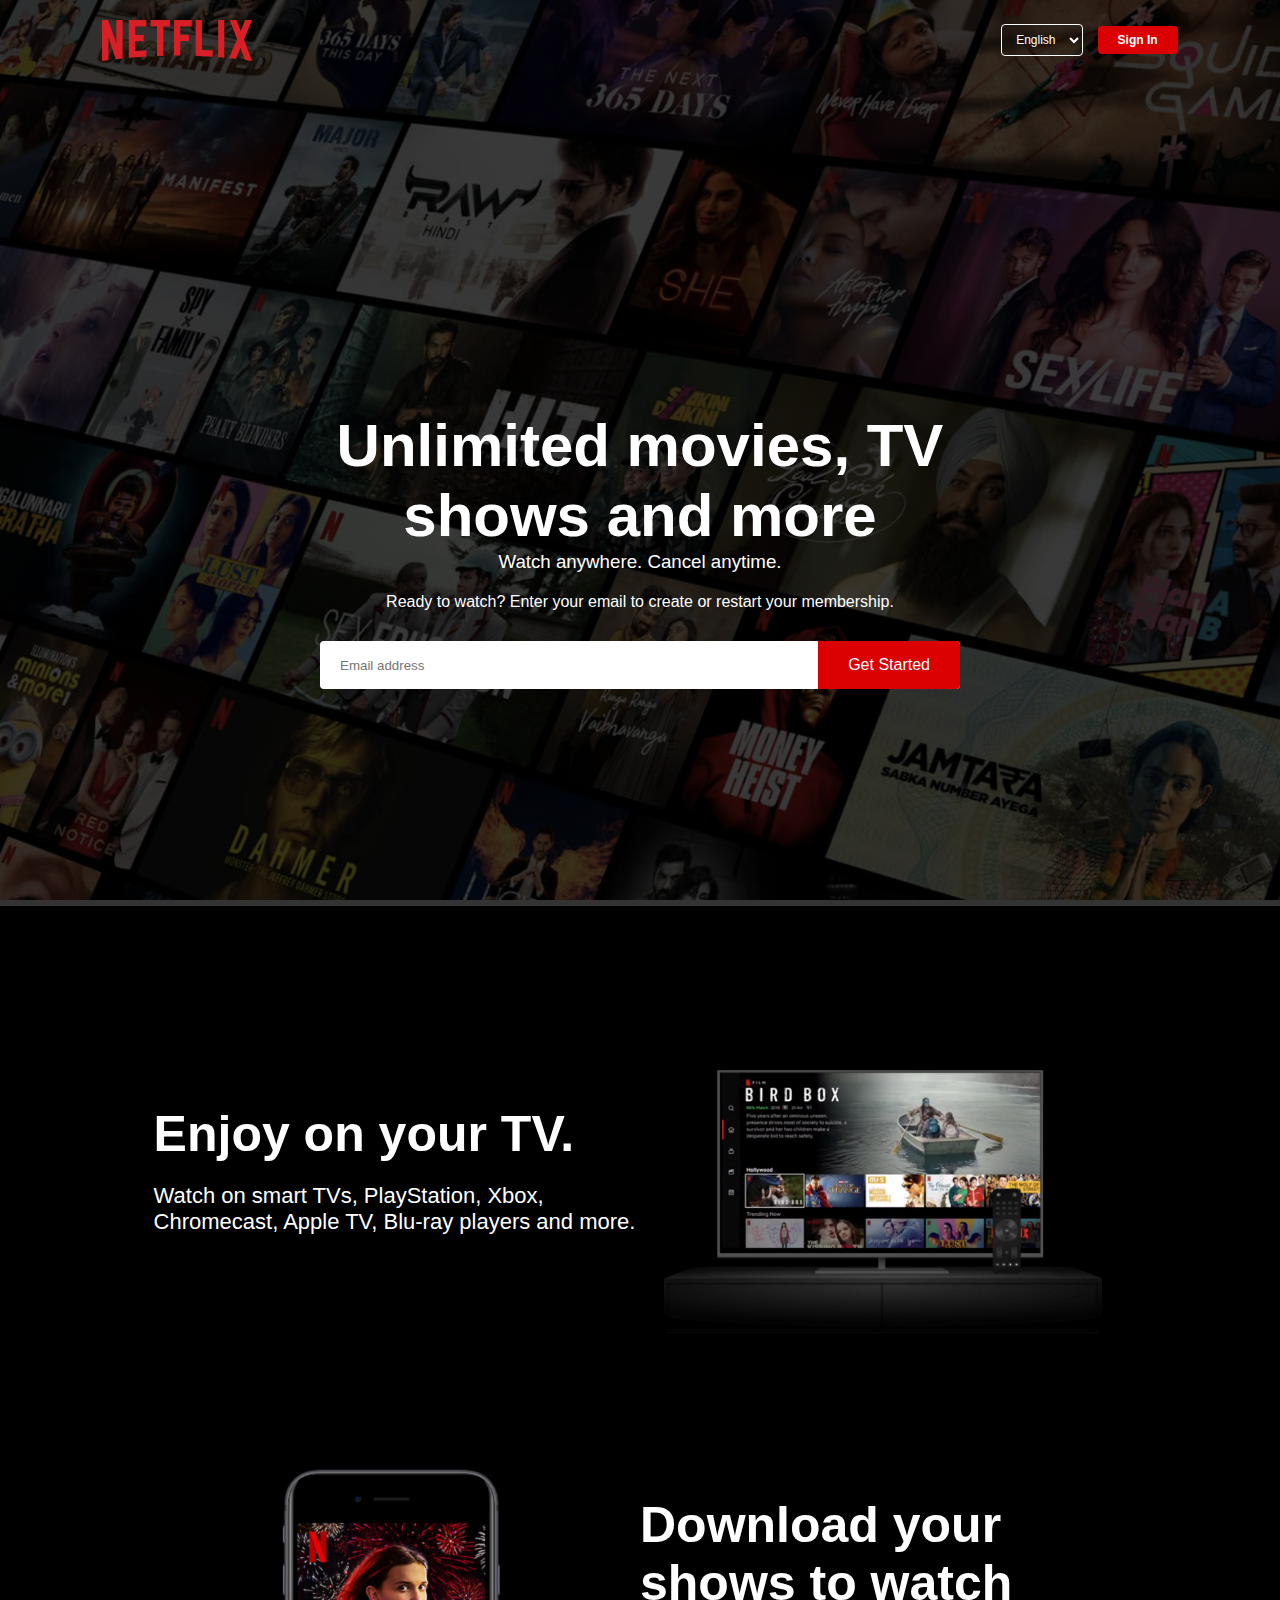
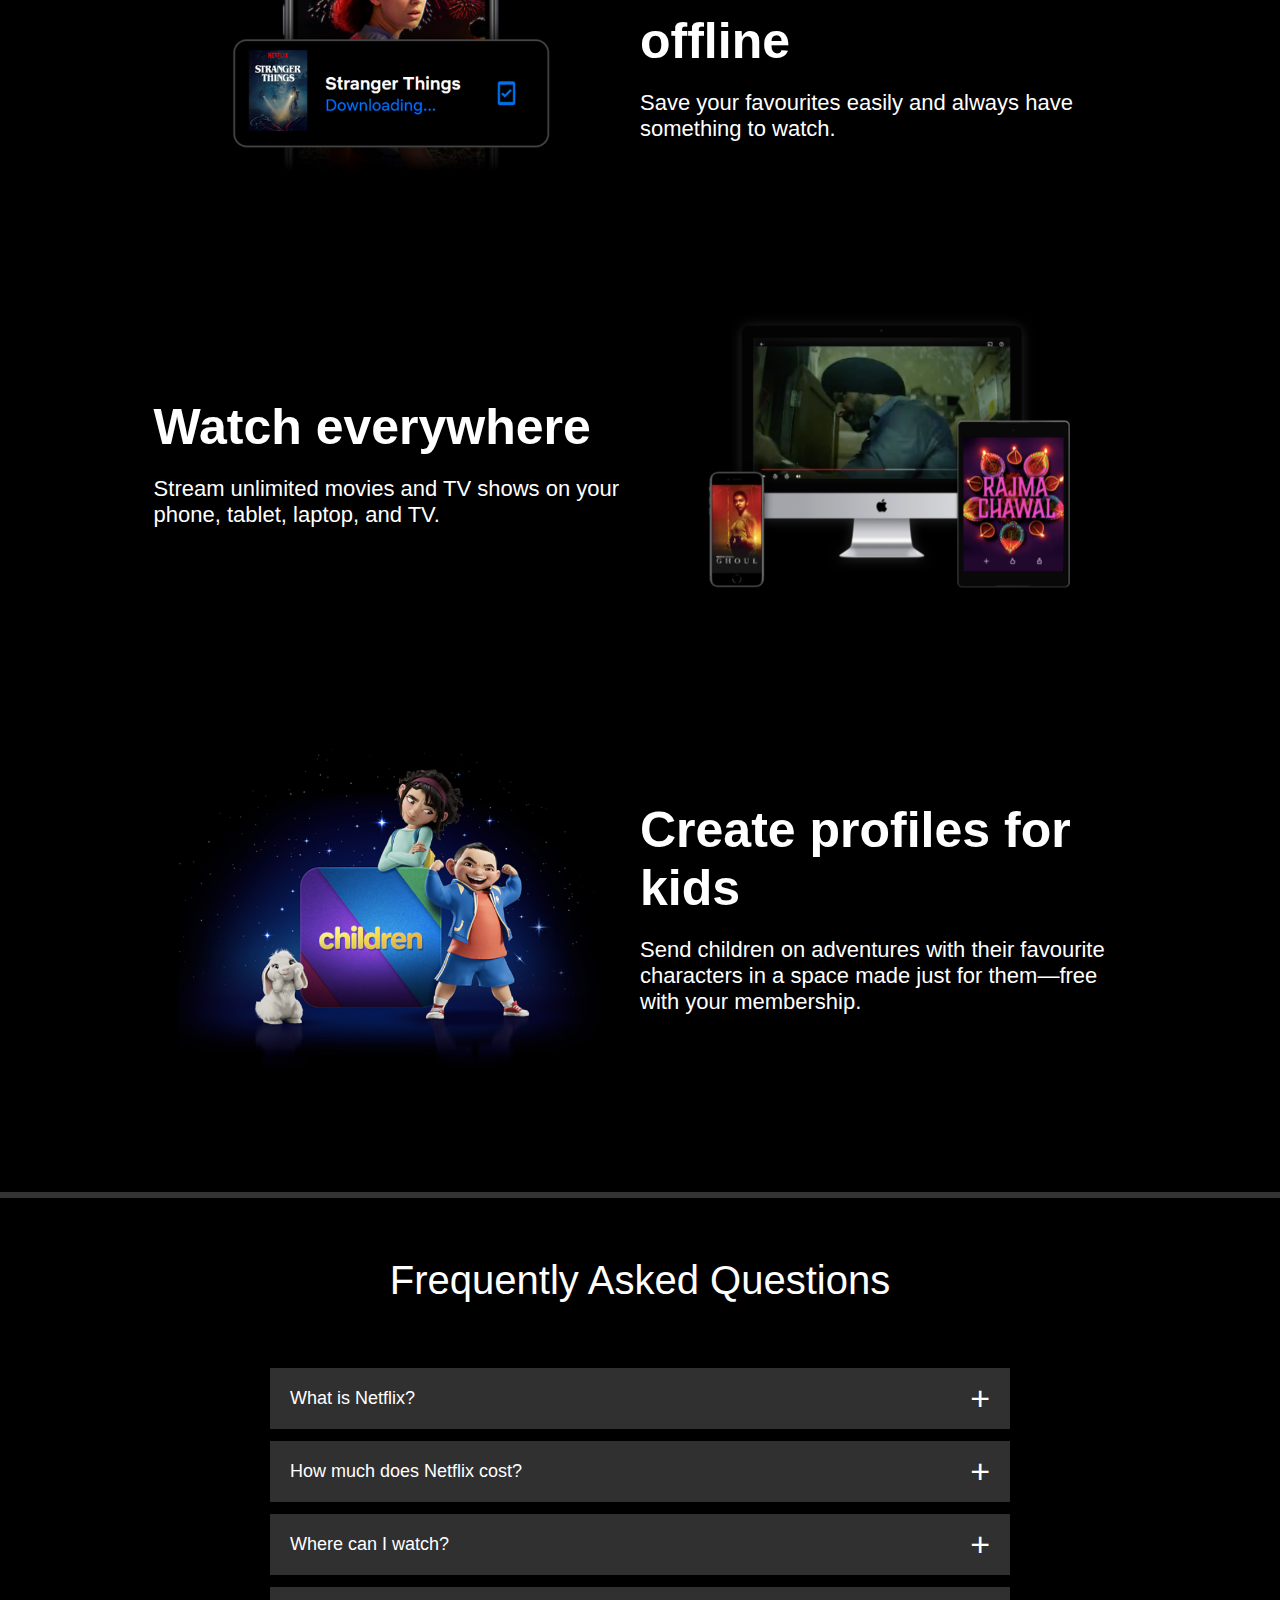
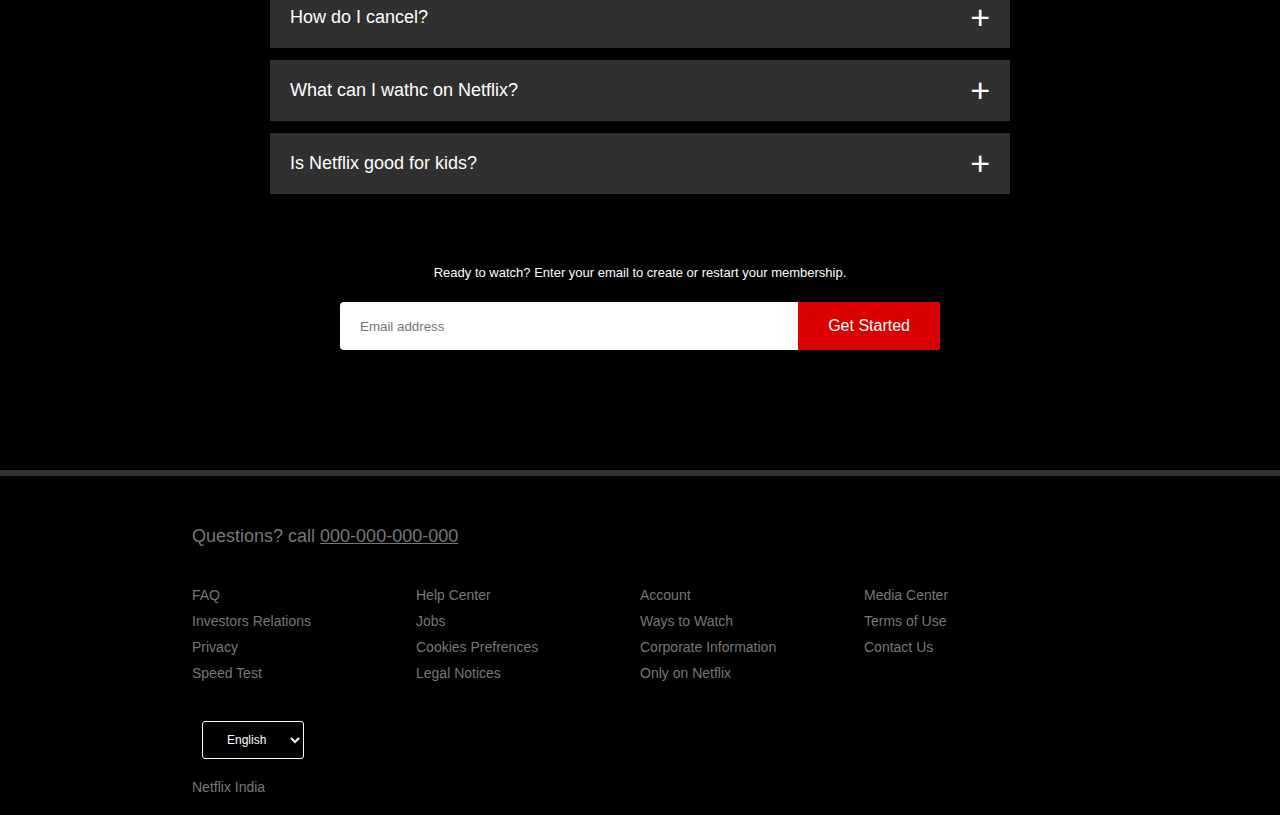
<file: index.html>
<!DOCTYPE html>
<html lang="en">

<head>
    <meta charset="UTF-8">
    <meta name="viewport" content="width=device-width, initial-scale=1.0">
    <title>First project</title>
    <link rel="stylesheet" href="netflix.css">
</head>

<body>
    <div class="header">
        <nav>
            <img src="images/logo.png" class="logo">
            <div>
                <Select class="language-btn">
                    <option>English</option>
                    <option>Hindi</option> <img src="images/down-icon.png" alt="">
                </Select>

                <button><a href="signinpage.html">Sign In</a></button>
            </div>
        </nav>
        <div class="header-content">
            <h1>Unlimited movies, TV shows and more</h1>
            <h3>Watch anywhere. Cancel anytime.</h3>
            <p>Ready to watch? Enter your email to create or restart your membership.</p>
            <form class="email-signup">
                <input type="email" placeholder="Email address" required>
                <button type="submit">Get Started</button>
            </form>
        </div>
    </div>
    <div class="features">
        <div class="row">
            <div class="text-col">
                <h2>Enjoy on your TV.</h2>
                <p>Watch on smart TVs, PlayStation, Xbox, Chromecast, Apple TV, Blu-ray players and more.</p>
            </div>
            <div class="img-col">
                <img src="images/feature-1.png" alt="">
            </div>
        </div>
        <div class="row">
            <div class="img-col">
                <img src="images/feature-2.png" alt="">
            </div>
            <div class="text-col">
                <h2>Download your shows to watch offline</h2>
                <p>Save your favourites easily and always have something to watch.</p>
            </div>
        </div>
        <div class="row">
            <div class="text-col">
                <h2>Watch everywhere</h2>
                <p>Stream unlimited movies and TV shows on your phone, tablet, laptop, and TV.</p>
            </div>
            <div class="img-col">
                <img src="images/feature-3.png" alt="">
            </div>
        </div>
        <div class="row">
            <div class="img-col">
                <img src="images/feature-4.png" alt="">
            </div>
            <div class="text-col">
                <h2>Create profiles for kids</h2>
                <p>Send children on adventures with their favourite characters in a space made just for them—free with
                    your membership.</p>
            </div>
        </div>
    </div>

    <div class="faq">
        <h2>Frequently Asked Questions</h2>
        <ul class="accordian">
            <li>
                <input type="radio" name="accordian" id="first">
                <label for="first">What is Netflix?</label>
                <div class="content">
                    <p>Netflix is a streaming service that offers a wide variety of award-winning TV shows, movies,
                        anime, documentaries and more – on thousands of internet-connected devices.

                        You can watch as much as you want, whenever you want, without a single ad – all for one low
                        monthly price. There's always something new to discover, and new TV shows and movies are added
                        every week!</p>

                </div>
            </li>
            <li>
                <input type="radio" name="accordian" id="second">
                <label for="second">How much does Netflix cost?</label>
                <div class="content">
                    <p>Watch Netflix on your smartphone, tablet, Smart TV, laptop, or streaming device, all for one
                        fixed monthly fee. Plans range from ₹ 149 to ₹ 649 a month. No extra costs, no contracts.</p>

                </div>
            </li>
            <li>
                <input type="radio" name="accordian" id="third">
                <label for="third">Where can I watch?</label>
                <div class="content">
                    <p>Watch anywhere, anytime. Sign in with your Netflix account to watch instantly on the web at
                        netflix.com from your personal computer or on any internet-connected device that offers the
                        Netflix app, including smart TVs, smartphones, tablets, streaming media players and game
                        consoles.

                        You can also download your favourite shows with the iOS, Android, or Windows 10 app. Use
                        downloads to watch while you're on the go and without an internet connection. Take Netflix with
                        you anywhere.</p>

                </div>
            </li>
            <li>
                <input type="radio" name="accordian" id="fourth">
                <label for="fourth">How do I cancel?</label>
                <div class="content">
                    <p>Netflix is flexible. There are no annoying contracts and no commitments. You can easily cancel
                        your account online in two clicks. There are no cancellation fees – start or stop your account
                        anytime.</p>

                </div>
            </li>
            <li>
                <input type="radio" name="accordian" id="fifth">
                <label for="fifth">What can I wathc on Netflix?</label>
                <div class="content">
                    <p>Netflix has an extensive library of feature films, documentaries, TV shows, anime, award-winning
                        Netflix originals, and more. Watch as much as you want, anytime you want.</p>

                </div>
            </li>
            <li>
                <input type="radio" name="accordian" id="sixth">
                <label for="sixth">Is Netflix good for kids?</label>
                <div class="content">
                    <p>The Netflix Kids experience is included in your membership to give parents control while kids
                        enjoy family-friendly TV shows and films in their own space.

                        Kids profiles come with PIN-protected parental controls that let you restrict the maturity
                        rating of content kids can watch and block specific titles you don’t want kids to see.</p>

                </div>
            </li>
        </ul>

        <small>Ready to watch? Enter your email to create or restart your membership.</small>
        <form class="email-signup">
            <input type="email" placeholder="Email address" required>
            <button type="submit">Get Started</button>
        </form>
    </div>

    <div class="footer">
        <h2 class="no">Questions? call <a href="000-000-000-000">000-000-000-000</a></h2>

        <div class="row">
            <div class="col">
                <a href="#">FAQ</a>
                <a href="#">Investors Relations</a>
                <a href="#">Privacy</a>
                <a href="#">Speed Test</a>
            </div>
            <div class="col">
                <a href="#">Help Center</a>
                <a href="#">Jobs</a>
                <a href="#">Cookies Prefrences</a>
                <a href="#">Legal Notices</a>
            </div>
            <div class="col">
                <a href="#">Account</a>
                <a href="#">Ways to Watch</a>
                <a href="#">Corporate Information</a>
                <a href="#">Only on Netflix</a>
            </div>
            <div class="col">
                <a href="#">Media Center</a>
                <a href="#">Terms of Use</a>
                <a href="#">Contact Us</a>
            </div>
        </div>

        <Select class="language-btn">
            <option>English</option>
            <option>Hindi</option> <img src="images/down-icon.png" alt="">
        </Select>
        <p class="copyright-text">Netflix India</p>
    </div>
</body>

</html>
</file>
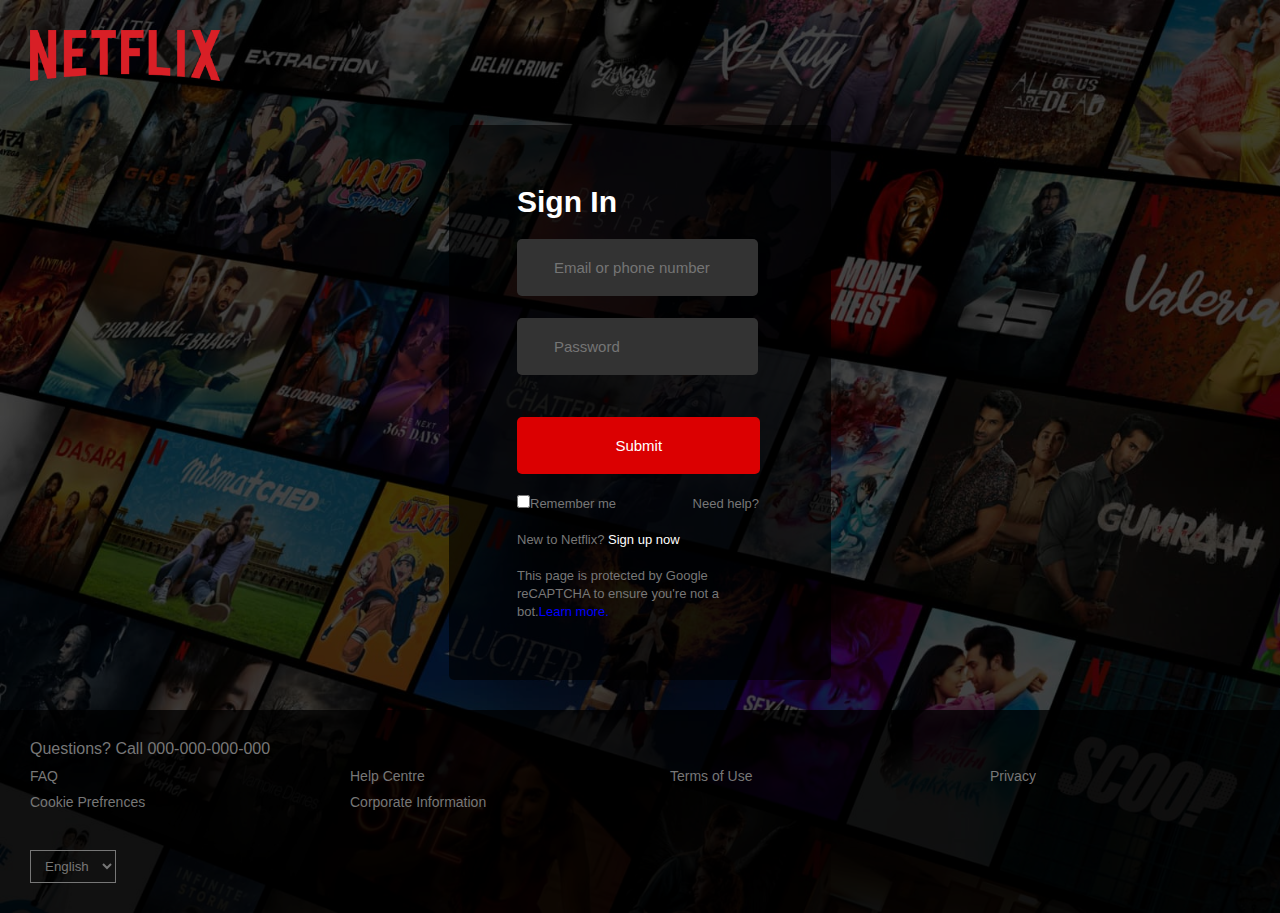
<file: signinpage.html>
<!DOCTYPE html>
<html lang="en">

<head>
    <meta charset="UTF-8">
    <meta name="viewport" content="width=device-width, initial-scale=1.0">
    <title>signinpage</title>
    <link rel="stylesheet" href="signinpage.css">
</head>

<body>
    <div class="header">
        <nav>
            <a href="index.html"><img src="images/logo.png" class="logo"></a>
        </nav>

        <div class="signinform">
            <form class="formin">
                <h2>Sign In</h2>
                <input type="email" type="number" class="email" placeholder="Email or phone number"><br>
                <input type="password" class="password" placeholder="Password"><br>
                <input type="submit" class="submit" placeholder="Sign In"><br>
                <span class="span"><br>
                    <input type="checkbox" name="c1" value="Remember me" class="Remember">Remember me <a href="#"
                        class="needhelp">Need help?</a>
                    <br><br>
                    New to Netflix? <a href="index.html" class="signupnow">Sign up now</a>
                    <br><br>
                    This page is protected by Google reCAPTCHA to ensure you're not a bot.<a href="#"
                        class="learnmore">Learn more.</a>
                </span>

            </form>
        </div>
        <div class="footer">
            <p class="footer-top">Questions? Call <a href="#">000-000-000-000</a> </p>

            <div class="row">
                <div class="col">
                    <a href="#">FAQ</a>
                    <a href="#">Cookie Prefrences</a>
                </div>
                <div class="col">
                    <a href="#">Help Centre</a>
                    <a href="#">Corporate Information</a>
                </div>
                <div class="col">
                    <a href="#">Terms of Use</a>
                </div>
                <div class="col">
                    <a href="#">Privacy</a>
                </div>
            </div>

            <Select class="language-btn">
                <option>English</option>
                <option>Hindi</option> <img src="images/down-icon.png" alt="">
            </Select>

        </div>
    </div>


</body>

</html>
</file>
<file: netflix.css>
*{
    margin:0;
    padding:0;
    font-family: 'Poppins', sans-serif;
    box-sizing: border-box;
}

body{
    background: black;
    color: #fff;
}

.header{
    width:100%;
    height: 100vh;
    background-image: linear-gradient(rgba(0,0,0,0.7),rgba(0,0,0,0.7)), url(images/header-image.png);
    background-size: cover;
    background-position: center;
    padding: 10px 8%;
    position: relative;
}

nav{
    display: flex;
    align-items: center;
    justify-content: space-between;
    padding: 10px 0;
}

.logo{
    width: 150px;
    cursor: pointer;

}

nav button,select{
    border: 0;
    outline:0;
    background: #db0001;
    color: white;
    padding: 7px 20px;
    font-size: 12px;
    border-radius: 4px;
    margin-left: 10px;
    cursor: pointer;
}

nav button a{
    text-decoration: none;
    color: white;
    font-weight: bold;
}

button:hover,.email-signup button:hover{
    background: #ff0000;
}

.language-btn{
    display: inline-flex;
    align-items: center;
    background: transparent;
    border: 1px solid white;
    padding: 7px 10px;
}

.language-btn img{
    width: 10px;
    margin-left: 10px;
}

.header-content{
    position:absolute;
    top:50%;
    left: 50%;
    transform: translate(-50%,-50%);
    text-align: center;
    margin-top: 100px;
}

.header-content h1{
    font-size: 60px;
    line-height: 70px;
    font-weight: 600;
    max-width: 650px;
    
}

.header-content h3{
    font-weight: 400;
    margin-bottom: 20px;

}

.email-signup{
    background: white;
    border-radius: 4px;
    display: flex;
    align-items: center;
    margin-top: 30px;
    overflow: hidden;

}

.email-signup input{
    flex:1;
    border: 0;
    outline: 0;
    margin-left: 20px;
}

.email-signup button{
    background: #db0001;
    border: 0;
    outline: 0;
    color: white;
    font-size: 16px;
    cursor: pointer;
    padding: 15px 30px;
    
}


/*---------------features------------*/

.features{
    padding: 50px 12%;
    font-size: 22px;
    border-top: 6px #333 solid;
}

.row{
    display: flex;
    width: 100%;
    align-items: center;
    flex-wrap: wrap;
    padding:  50px 0;
}

.text-col, .img-col{
    flex-basis: 50%;
    margin-bottom: 20px;
}

.img-col img{
    display: block;
    width: 90%;
    margin: auto;
}

.features h2{
    font-size: 50px;
    font-weight: 600;
    margin-bottom: 20px;
}

/*--------faq--------------*/

.faq{
    padding: 60px 12%;
    text-align: center;
    font-size: 18px;
    border-top: 6px #333 solid ;
}

.faq h2{
    font-weight: 500;
    font-size: 40px;
}

.accordian{
    margin: 60px auto;
    width: 100%;
    max-width: 750px;

}

.accordian li{
    list-style: none;
    width: 100%;
    padding: 5px;
}

.accordian li label{
    display: flex;
    align-items: center;
    padding: 20px;
    font-size: 500;
    background: #303030;
    margin-bottom: 2px;
    cursor: pointer;
    position: relative;
}

label::after{
    content: '+';
    font-size: 34px;
    position: absolute;
    right: 20px;
    transition: transform 0.5s;
}

input[type="radio"]{
    display: none;
}

.accordian .content{
    background: #303030;
    text-align: left;
    padding: 0 20px;
    max-height: 0;
    overflow: hidden;
    transition: max-height 0.5s, padding 0.5s;
}

.accordian input[type="radio"]:checked + label +.content{
    max-height: 600px;
    padding: 30px 20px;
}

.accordian input[type="radio"]:checked + label::after{
    transform: rotate(135deg);
}

.faq .email-signup{
    max-width: 600px;
    margin: 20px auto 60px;

}

.faq small{
    font-size: 13px;
}

/*      foooter            */

.footer{
    padding: 50px 15% 10px;
    border-top: 6px solid #333;
    color: #777;
}

.footer h2{
    font-size: 18px;
    font-weight: 400;
    margin-bottom: 30px;
}

.footer .col{
    flex-basis: 25%;
    flex-grow: 1;
    margin-bottom: 20px;

}

.footer .col a{
    display: block;
    text-decoration: none;
    color: #777;
    font-size: 14px;
    margin-bottom: 10px;

}
.footer .no a{
    
    color: #777;
}

.footer .row{
    align-items: flex-start;
    padding: 10px 0;
}

.footer .language-btn{
    color: white;
    padding: 10px 20px;
    border-radius: 3px;
}

.copyright-text{
    font-size: 14px;
    margin-top: 20px;
    margin-bottom: 10px;
}


/*    media queries for small screen */

@media only screen and (max-width:700px){
    .logo{
        width: 100px;
    }
    nav button{
        padding: 5px 10px;
    }
    nav .language-btn{
        padding: 4px 8px;
    }
    .header-content{
        position: unset;
        transform: none;
        padding-top: 150px;
    }
    .header-content h1{
        font-size: 30px;
    }
    .email-signup button{
        font-size: 12px;
        padding: 10px 15px;
    }
    .text-col, .img-col{
        flex-basis: 100%;
    }
    .features h2{
        font-size: 30px;
    }
    .features p{
        font-size: 15px;
    }
    .row:nth-child(2), .row:nth-child(4){
        flex-direction: column-reverse;
    }
    .features .row{
        padding: 10px 0;
    }
    .faq h2{
        font-size: 20px;

    }
    .accordian .content{
        font-size: 14px;
        
    }
    .accordian .li label{
        padding: 10px;
        font-size: 14px;
    }
    label::after{
        font-size: 22px;
    }
}
</file>
<file: signinpage.css>
*{
    margin:0;
    padding: 0;
    font-family: Helvetica, sans-serif;
    box-sizing: border-box;
}

body{
    display: flex;
    background: black;
    color: white;
}

.header{
    width: 100%;
    height: 100%;
    background-image: linear-gradient(rgba(0,0,0,0.65),rgba(0,0,0,0.65)), url(images/signinpage.jpg);
    background-size: cover;
    position: relative;
    

}

.logo{
    padding: 30px;
    width: 250px;
    cursor: pointer;
}

.signinform{
    text-align: left;
    box-sizing: border-box;
    overflow: hidden;
    border-radius: 5px;
    background: transparent;
    background-color: rgba(0,0,0,0.65);    
}
.signinform{
    padding: 60px 68px;
    border: none;
    width: 382px;
    display: flex;
    align-items: center;
    justify-content: center;
    margin:10px auto 20px;

}

h2{
    text-align: left;
    font-size: 30px;

}

.email,.password{
    border: 0;
    background:#333;
    padding: 20px 15%;
    margin: 20px 0 2px 0;
    text-align: left;
    color: white;
    font-size:15px;
    border-radius: 5px;
}

.submit{
    background: #db0001;
    color: white;
    border: 0;
    padding: 20px 40%;
    margin: 40px 0 2px 0;
    text-align: left;
    font-size: 15px;
    border-radius: 5px;
    cursor: pointer;
}
.span{
    color: #777;
    text-decoration: none;
    padding: 20px ;
    text-align: left;
    font-size: small;
}
.remember{
    padding: 10px;
}
.needhelp{
    padding: 21px 0 23px 73px;
    text-decoration: none;
    color: #777;
    text-align: right;
}
.signupnow{
    text-decoration: none;
    color: white;
}
.learnmore{
    text-decoration: none;
    color: blue;
}
.needhelp:hover,.signupnow:hover,.learnmore:hover{
    text-decoration: underline;
}
.footer{
    padding: 30px 30px 30px 30px;
    color: #777;
    background: transparent;
    box-sizing:content-box;
    background-color: rgba(0,0,0,0.75);
    margin: 30px 0 0 0;
    width: 100%;

}

.footer .row .col a, .footer-top a{
    text-decoration: none;
    color: #777;
}
.footer .row .col a:hover, a:hover{
    text-decoration: underline;
}
.language-btn{
    display: inline-flex;
    align-items: center;
    background: transparent;
    border: 1px solid #777;
    padding: 7px 10px;
    color: #777;
}

.language-btn img{
    width: 10px;
    margin-left: 10px;
}
.row{
    display: flex;
    width: 100%;
    align-items: center;
    flex-wrap: wrap;
    padding: 50px 0;
}

.footer .col{
    flex-basis: 25%;
    font-weight: 400;
    margin-bottom: 20px;
}
.footer .col a{
    display: block;
    text-decoration: none;
    color: #777;
    font-size: 14px;
    margin-bottom: 10px;
}

.footer .row{
    align-items: flex-start;
    padding: 10px 0;
}
</file>
